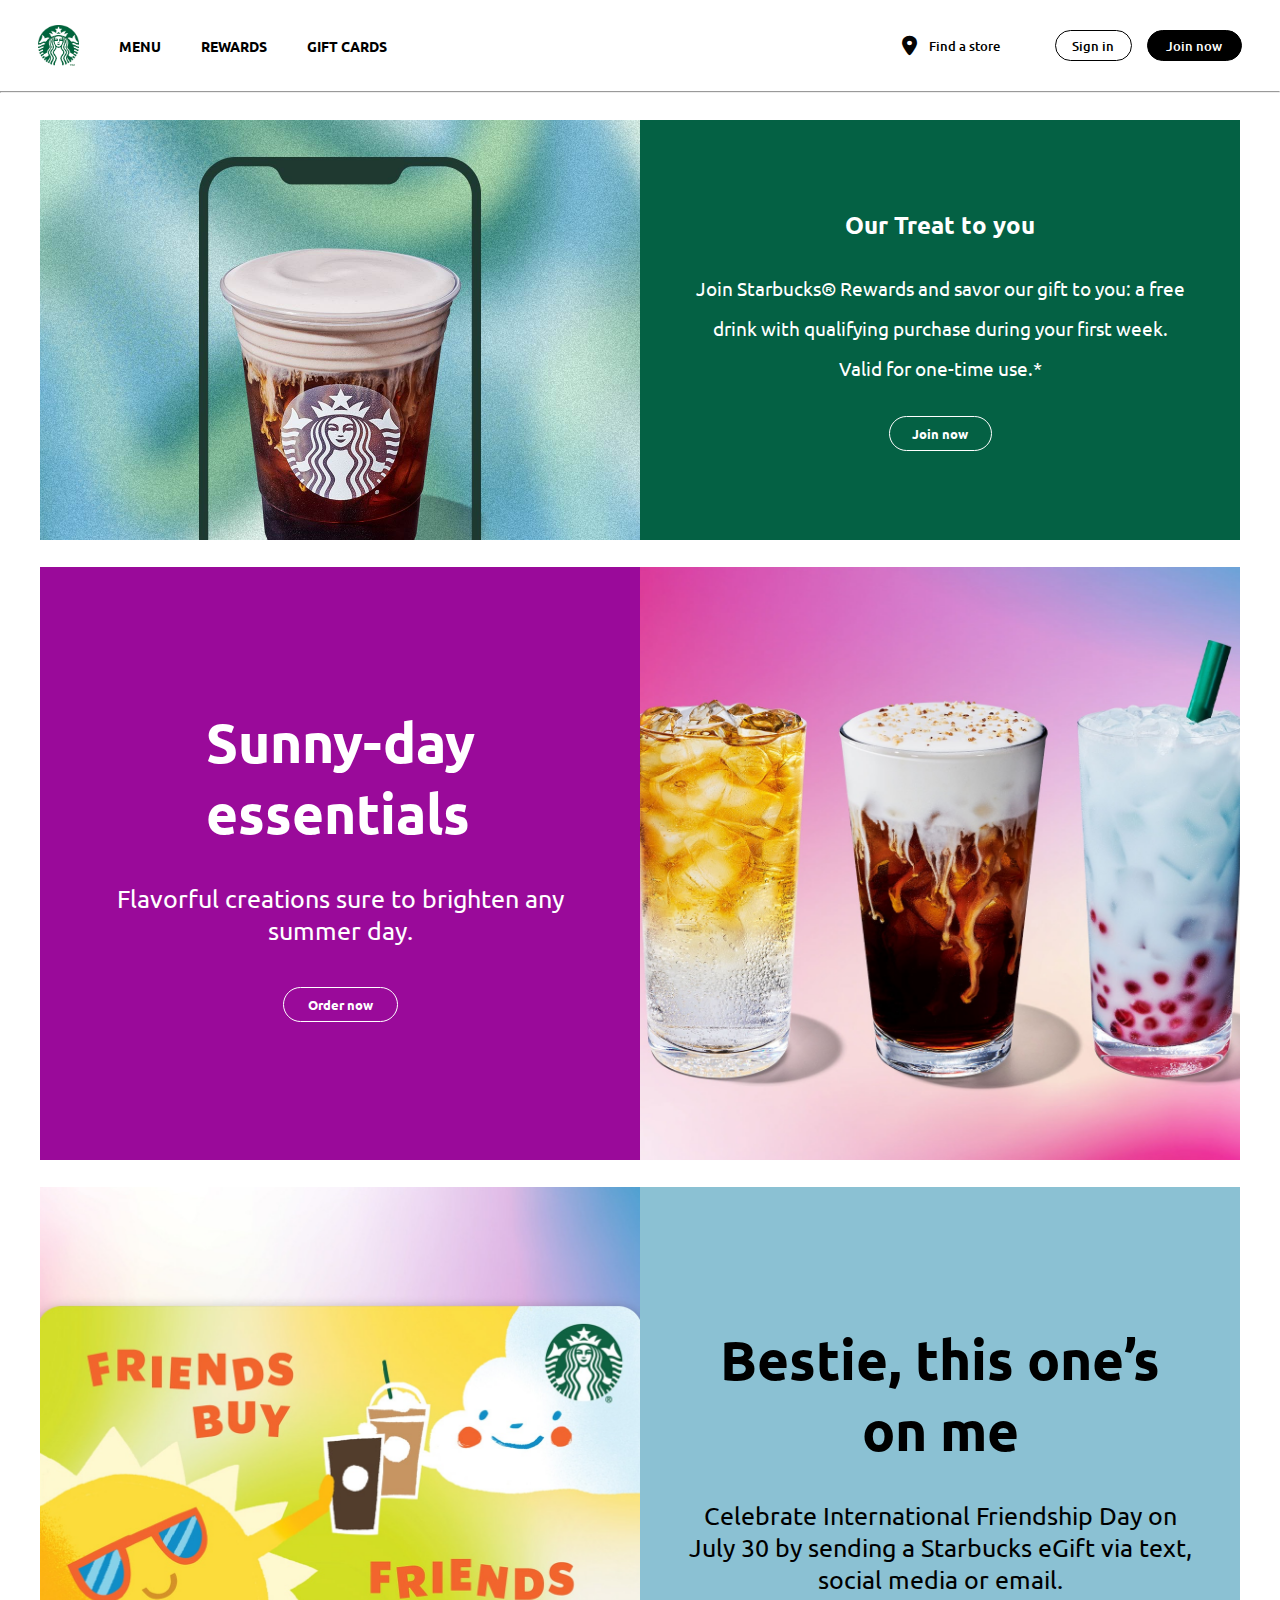
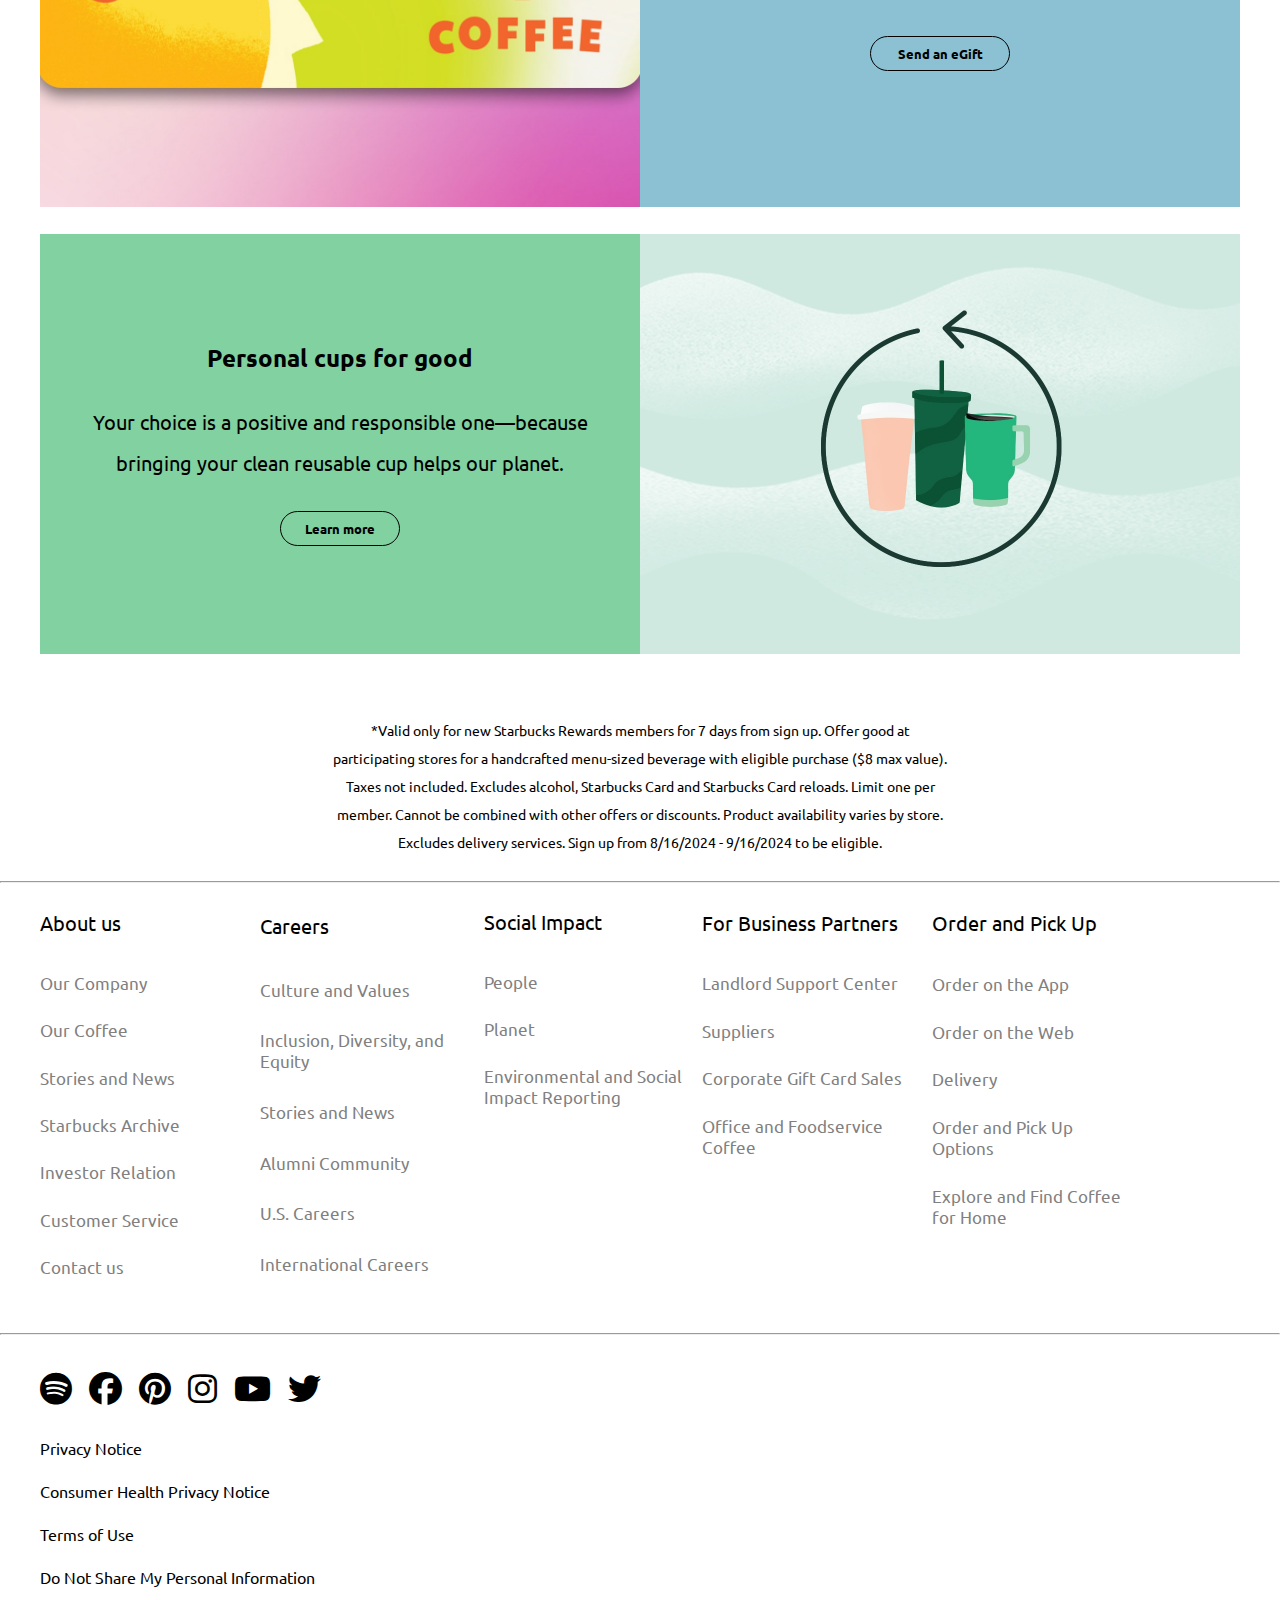
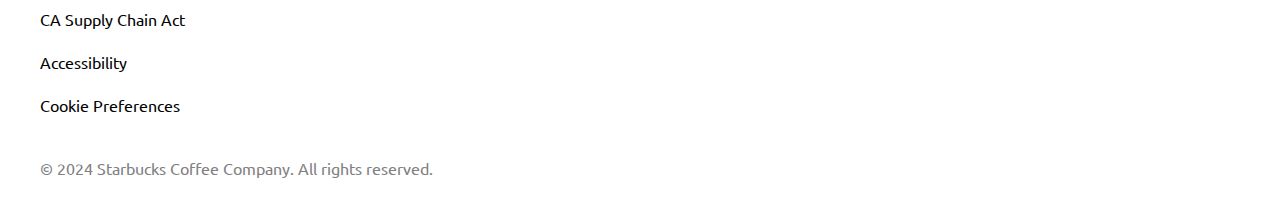
<file: index.html>
<!DOCTYPE html>
<html lang="en">

<head>
    <meta charset="UTF-8">
    <meta name="viewport" content="width=device-width, initial-scale=1.0">
    <title>Starbucks clone</title>
    <link rel="stylesheet" href="style.css">
    <link rel="preconnect" href="https://fonts.googleapis.com">
    <link rel="preconnect" href="https://fonts.gstatic.com" crossorigin>
    <link
        href="https://fonts.googleapis.com/css2?family=Alatsi&family=Noto+Sans+JP:wght@100..900&family=Outfit:wght@100..900&family=Poppins:ital,wght@0,100;0,200;0,300;0,400;0,500;0,600;0,700;0,800;0,900;1,100;1,200;1,300;1,400;1,500;1,600;1,700;1,800;1,900&family=Roboto:ital,wght@0,100;0,300;0,400;0,500;0,700;0,900;1,100;1,300;1,400;1,500;1,700;1,900&family=Ubuntu:ital,wght@0,300;0,400;0,500;0,700;1,300;1,400;1,500;1,700&display=swap"
        rel="stylesheet">
    <link rel="stylesheet" href="https://cdnjs.cloudflare.com/ajax/libs/font-awesome/6.6.0/css/all.min.css">
</head>

<body>
    <div class="maincontainer">
        <!-- navbar starts -->
        <div class="navbar">
            <div class="nav1">
                <img src="./download.png" alt="">
                <h3>MENU</h3>
                <h3>REWARDS</h3>
                <h3>GIFT CARDS</h3>
            </div>
            <div class="nav2">
                <span>
                    <i class="fa-solid fa-location-dot" style="color: #050505;"></i>
                    <h5>Find a store</h5>
                </span>
                <button>Sign in</button>
                <button id="jn">Join now</button>
                <i id="i1" class="fa-solid fa-bars" style="color: #000000;"></i>
            </div>
        </div>

        <!-- navbar done -->
        <hr>
        <!-- maincontent starts -->
        <div class="maincontent">
            <div class="bi1">
                <div class="i1"></div>
                <div class="i2">
                    <h2>Our Treat to you</h2>
                    <p>Join Starbucks® Rewards and savor our gift to you: a free</p>
                    <p2>drink with qualifying purchase during your first week.</p2>
                    <p3>Valid for one-time use.*</p3>
                    <p4>Join Starbucks® Rewards and savor our gift to you: a free drink with qualifying purchase during
                        your first week. Valid for one-time use.*</p4>
                    <button>Join now</button>
                </div>
            </div>

            <div class="bi2">
                <div class="i11">
                    <h1>Sunny-day <br> essentials</h1>
                    <p>Flavorful creations sure to brighten any <br>summer day.</p>
                    <button>Order now</button>
                </div>
                <div class="i22"></div>
            </div>

            <div class="bi3">
                <div class="i33"></div>
                <div class="i44">
                    <h1>Bestie, this one’s <br> on me</h1>
                    <p>Celebrate International Friendship Day on <br>July 30 by sending a Starbucks eGift via text,
                        <br>social media or email.
                    </p>
                    <button>Send an eGift</button>
                </div>
            </div>

            <div class="bi4">
                <div class="i55">
                    <h2>Personal cups for good</h2>
                    <p id="ioo">Your choice is a positive and responsible one—because</p>
                    <p2>bringing your clean reusable cup helps our planet.</p2>
                    <p3>Your choice is a positive and responsible one—because bringing your clean reusable cup helps our
                        planet.</p3>
                    <button>Learn more</button>
                </div>
                <div class="i66"></div>
            </div>

            <div class="bi5">
                <p>*Valid only for new Starbucks Rewards members for 7 days from sign up. Offer good at</p>
                <p2>participating stores for a handcrafted menu-sized beverage with eligible purchase ($8 max value).
                </p2>
                <p3>Taxes not included. Excludes alcohol, Starbucks Card and Starbucks Card reloads. Limit one per</p3>
                <p4>member. Cannot be combined with other offers or discounts. Product availability varies by store.
                </p4>
                <p5>Excludes delivery services. Sign up from 8/16/2024 - 9/16/2024 to be eligible.</p5>
                <p6>*Valid only for new Starbucks Rewards members for 7 days from sign up. Offer good at participating
                    stores for a handcrafted menu-sized beverage with eligible purchase ($8 max value). Taxes not
                    included. Excludes alcohol, Starbucks Card and Starbucks Card reloads. Limit one per member. Cannot
                    be combined with other offers or discounts. Product availability varies by store. Excludes delivery
                    services. Sign up from 8/16/2024 - 9/16/2024 to be eligible.</p6>
            </div>
        </div>
        <!-- maincontent ends -->

        <hr>

        <div class="endp1">
            <div class="line1">
                <p>About us</p>
                <a href="">Our Company</a>
                <a href="">Our Coffee</a>
                <a href="">Stories and News</a>
                <a href="">Starbucks Archive</a>
                <a href="">Investor Relation</a>
                <a href="">Customer Service</a>
                <a href="">Contact us</a>
            </div>

            <div class="line2">

                <p>Careers</p>
                <a href="">Culture and Values</a>
                <a href="">Inclusion, Diversity, and <br>Equity</a>
                <a href="">Stories and News</a>
                <a href="">Alumni Community</a>
                <a href="">U.S. Careers</a>
                <a href="">International Careers</a>
                <a href=""></a>
            </div>

            <div class="line3">

                <p>Social Impact</p>
                <a href="">People</a>
                <a href="">Planet</a>
                <a href="">Environmental and Social <br>Impact Reporting</a>
            </div>

            <div class="line4">
                <p>For Business Partners</p>
                <a href="">Landlord Support Center</a>
                <a href="">Suppliers</a>
                <a href="">Corporate Gift Card Sales</a>
                <a href="">Office and Foodservice <br>Coffee</a>
            </div>

            <div class="line5">
                <p>Order and Pick Up</p>
                <a href="">Order on the App</a>
                <a href="">Order on the Web</a>
                <a href="">Delivery</a>
                <a href="">Order and Pick Up <br>Options</a>
                <a href="">Explore and Find Coffee <br>for Home</a>
            </div>
        </div>
        <hr>
        <div class="endp2">
            <div class="iconpart">
                <i class="fa-brands fa-spotify" style="color: #000000;"></i>
                <i class="fa-brands fa-facebook" style="color: #000000;"></i>
                <i class="fa-brands fa-pinterest" style="color: #000000;"></i>
                <i class="fa-brands fa-instagram" style="color: #000000;"></i>
                <i class="fa-brands fa-youtube" style="color: #000000;"></i>
                <i class="fa-brands fa-twitter" style="color: #000000;"></i>
            </div>
            <div class="opn">
                <a href="">Privacy Notice</a>
                <a href="">Consumer Health Privacy Notice</a>
                <a href="">Terms of Use</a>
                <a href="">Do Not Share My Personal Information</a>
                <a href="">CA Supply Chain Act</a>
                <a href="">Accessibility</a>
                <a href="">Cookie Preferences</a>
                <p>© 2024 Starbucks Coffee Company. All rights reserved.</p>
            </div>
        </div>
    </div>
</body>

</html>
</file>
<file: style.css>
* {
    margin: 0;
    padding: 0;
    box-sizing: border-box;
    font-family: "Ubuntu", sans-serif;
}

.maincontainer {
    width: 100%;
    height: auto;
}

.navbar {
    height: 13.5%;
    width: 100%;
    display: flex;
    align-items: center;
    justify-content: center;
    padding-inline: 38px;
    margin-top: 25px;
    margin-bottom: 25px;
}

.nav1 {
    width: 40%;
    height: auto;
    display: flex;
    align-items: center;
    justify-content: start;
    gap: 40px;
}

.nav1 h3 {
    font-size: 13.5px;
}

.nav1 img {
    width: 8.5%;
}

.nav2 {
    width: 60%;
    height: auto;
    display: flex;
    align-items: center;
    justify-content: end;
    gap: 15px;
}

.nav2 h5 {
    font-weight: 500;
}

.nav2 button {
    height: 31px;
    width: 77px;
    border-radius: 20px;
    border: 1px solid black;
    background-color: white;
    font-weight: 500;
}

#i1 {
    display: none;
}

#jn {
    background-color: black;
    color: white;
    width: 95px;
}

.nav2 span {
    display: flex;
    align-items: center;
    justify-content: center;
    margin-right: 40px;/
}

.nav2 span i {
    width: 27px;
    font-size: 20px;
}

.nav1 h3:hover {
    color: darkgreen;
}

.nav2 span:hover {
    color: darkgreen;
}

.maincontent {
    height: auto;
    width: 100%;
    display: flex;
    align-items: center;
    justify-content: center;
    padding-top: 27px;
    flex-direction: column;
    padding-inline: 40px;
}

.bi1 {
    height: 420px;
    width: 100%;
    margin-bottom: 27px;
    display: flex;

}

.i1 {
    height: 100%;
    width: 50%;
    background-image: url(./137-93215.jpg);
    background-size: cover;
    background-position: center;
}

.i2 {
    height: 100%;
    width: 50%;
    background-color: rgb(4, 97, 68);
    color: white;
    display: flex;
    align-items: center;
    justify-content: center;
    flex-direction: column;
    gap: 15px;
}

.i2 p {
    font-size: larger;
    margin-top: 20px;
}

.i2 p2 {
    font-size: larger;
}

.i2 p3 {
    font-size: larger;
}

.i2 p4 {
    display: none;
}

.i2 button {
    width: 103px;
    height: 35px;
    border-radius: 20px;
    background-color: transparent;
    color: white;
    border: 1px solid white;
    font-weight: 1000;
    margin-top: 20px;
}

.bi2 {
    height: 620px;
    width: 100%;
    display: flex;
    padding-bottom: 27px;
}

.i11 {
    height: 100%;
    width: 50%;
    background-color: rgb(154, 10, 154);
    color: white;
    display: flex;
    align-items: center;
    justify-content: center;
    flex-direction: column;
}

.i11 h1 {
    font-size: 55px;
}

.i11 p {
    font-size: 25px;
    text-align: center;
    margin-bottom: 20px;
    margin-top: 35px;
}

.i11 button {
    width: 115px;
    height: 35px;
    border-radius: 20px;
    background-color: transparent;
    color: white;
    border: 1px solid white;
    font-weight: 1000;
    margin-top: 20px
}

.i22 {
    height: 100%;
    width: 50%;
    background-image: url(./137-93232.jpg);
    background-position: center;
    background-size: cover;
}

.bi3 {
    height: 620px;
    width: 100%;
    display: flex;
    margin-bottom: 27px;
}

.i33 {
    height: 100%;
    width: 50%;
    background-image: url(./137-93386.jpg);
    background-size: cover;
    background-position: center;
}

.i44 {
    height: 100%;
    width: 50%;
    background-color: rgb(139, 193, 211);
    color: black;
    display: flex;
    align-items: center;
    justify-content: center;
    flex-direction: column;
}

.i44 button {
    width: 140px;
    height: 35px;
    border-radius: 20px;
    background-color: transparent;
    color: rgb(0, 0, 0);
    border: 1px solid rgb(0, 0, 0);
    font-weight: 1000;
    margin-top: 20px
}

.i44 h1 {
    text-align: center;
    font-size: 55px;
}

.i44 p {
    font-size: 25px;
    text-align: center;
    margin-bottom: 20px;
    margin-top: 35px;
}

.bi4 {
    height: 420px;
    width: 100%;
    display: flex;
    margin-bottom: 27px;
}

.i55 {
    height: 100%;
    width: 50%;
    display: flex;
    align-items: center;
    justify-content: center;
    flex-direction: column;
    gap: 15px;
    background-color: rgb(130, 209, 161);
}

.i55 button {
    width: 120px;
    height: 35px;
    border-radius: 20px;
    background-color: transparent;
    color: rgb(0, 0, 0);
    border: 1px solid rgb(0, 0, 0);
    font-weight: 1000;
    margin-top: 20px;
}

.i55 p {
    margin-top: 20px;
    font-size: 20px;
}

.i55 p2 {
    font-size: 20px;
}

.i55 p3 {
    display: none;
}

.i66 {
    height: 100%;
    width: 50%;
    background-image: url(./137-93234.jpg);
    background-size: cover;
    background-position: center;
}

.bi5 {
    height: 200px;
    width: 100%;
    display: flex;
    align-items: center;
    justify-content: center;
    flex-direction: column;
    gap: 10px;
}

.bi5 p {
    font-size: 14px;
    margin-top: 10px;
}

.bi5 p2 {
    font-size: 14px;
}

.bi5 p3 {
    font-size: 14px;
}

.bi5 p4 {
    font-size: 14px;
}

.bi5 p5 {
    font-size: 14px;
}
.bi5 p6 {
    display: none;
}

.nav2 button:hover {
    background-color: rgb(208, 201, 201);
}

#jn:hover {
    background-color: rgb(107, 100, 100);
}

.endp1 {
    width: 100%;
    height: 450px;
    display: flex;
}

.line1 {
    height: 100%;
    width: auto;
    display: flex;
    align-items: start;
    justify-content: space-evenly;
    flex-direction: column;
    padding-inline: 40px;
    padding-bottom: 30px;
}

.line1 p {
    font-size: 20px;
    margin-bottom: 10px;
}

.line1 a {
    color: gray;
    text-decoration: none;
    font-size: 17px;
}

.line2 {
    height: 100%;
    width: auto;
    display: flex;
    align-items: start;
    justify-content: space-evenly;
    flex-direction: column;
    padding-inline: 40px;
}

.line2 p {
    font-size: 20px;
    margin-bottom: 10px;
}

.line2 a {
    color: gray;
    text-decoration: none;
    font-size: 17px;
}



.line3 {
    height: 100%;
    width: auto;
    display: flex;
    align-items: start;
    justify-content: space-evenly;
    flex-direction: column;
    padding-bottom: 200px;
}

.line3 p {
    font-size: 20px;
    margin-bottom: 10px;
}

.line3 a {
    color: gray;
    text-decoration: none;
    font-size: 17px;
}



.line4 {
    height: 100%;
    width: auto;
    display: flex;
    align-items: start;
    justify-content: space-evenly;
    flex-direction: column;
    padding-inline: 20px;
    padding-bottom: 150px;
}

.line4 p {
    font-size: 20px;
    margin-bottom: 10px;
}

.line4 a {
    color: gray;
    text-decoration: none;
    font-size: 17px;
}



.line5 {
    height: 100%;
    width: auto;
    display: flex;
    align-items: start;
    justify-content: space-evenly;
    flex-direction: column;
    padding-inline: 10px;
    padding-bottom: 80px;
}

.line5 p {
    font-size: 20px;
    margin-bottom: 10px;
}

.line5 a {
    color: gray;
    text-decoration: none;
    font-size: 17px;
}

.line1 a:hover {
    color: black;
}

.line2 a:hover {
    color: black;
}

.line3 a:hover {
    color: black;
}

.line4 a:hover {
    color: black;
}

.line5 a:hover {
    color: black;
}

.endp2 {
    height: 485px;
    width: 100%;
}

.iconpart {
    width: 100%;
    height: 80px;
    display: flex;
    align-items: end;
    padding-inline: 40px;
    font-size: 33px;
    padding-bottom: 10px;
    gap: 17px;
}

.opn {
    width: 100%;
    height: 405px;
    display: flex;
    align-items: start;
    flex-direction: column;
    padding-inline: 40px;
    justify-content: space-evenly;
    padding-bottom: 20px;
}

.opn p {
    margin-top: 20px;
    color: gray;
}

.opn a {
    text-decoration: none;
    color: black;
}

.opn a:hover{
    text-decoration: underline;
}

@media (max-width: 768px) {
    .maincontainer {
        width: 100%;
        height: auto;
    }

    .navbar {
        padding-inline: 15px;
        margin-top: 15px;
        margin-bottom: 15px;
    }

    .nav1 h3 {
        display: none;
    }

    .nav1 img {
        width: 13.5%;
    }

    .nav2 span {
        display: none;
    }

    .nav2 button {
        display: none;
    }

    #i1 {
        display: inline;
        font-size: 1.3em;
        margin-right: 15px;
    }

    .maincontent {
        height: auto;
        width: 100%;
        padding-inline: 0;
    }

    .bi1 {
        height: auto;
        flex-direction: column;
    }

    .i1 {
        width: auto;
        height: 450px;
    }

    .i2 {
        width: auto;
        height: 245px;
    }

    .i2 p {
        display: none;
    }

    .i2 p2 {
        display: none;
    }

    .i2 p3 {
        display: none;
    }

    .i2 p4 {
        display: inline;
        text-align: center;
        margin-top: 20px;
    }

    .bi2 {
        height: auto;
        flex-direction: column;
    }

    .bi2 br {
        display: none;
    }

    .i11 {
        width: auto;
        height: 250px;
    }

    .i11 h1 {
        font-size: 2em;
    }

    .i22 {
        width: auto;
        height: 650px;
    }

    .bi3 {
        height: auto;
        flex-direction: column;
    }

    .i33 {
        width: auto;
        height: 650px;
    }

    .i44 {
        height: 250px;
        width: auto;

    }

    .i44 br {
        display: none;
    }

    .i44 h1 {
        font-size: 2em;
    }

    .bi4 {
        height: auto;
        flex-direction: column;
    }

    .i55 {
        width: auto;
        height: 245px;
    }

    .i55 p {
        display: none;
    }

    .i55 p2 {
        display: none;
    }

    .i55 p3 {
        display: inline;
        text-align: center;
        margin-top: 20px;
    }

    .i66 {
        width: auto;
        height: 450px;
    }

    .endp1 {
        display: none;
    }
}

@media (max-width: 480px) {
.nav1 img{
    width: 20%;
}

    .i1{
        height: 300px;
    }

    .i2{
        padding-inline: 20px;
    }
.i22{
    width: auto;
    height: 420px;
}
    .i33{
        width: auto;
        height: 420px;
    }

    .i44{
        height: 280px;
        padding-inline: 20px;
    }

    .i44 h1{
        font-size: 1.8em;
    }
    .i44 p{
        font-size: 1.5em;
    }

    .i66{
        width: auto;
        height: 300px;
    }
    .bi5{
      padding-inline: 20px;
    }
    .bi5 p{
        display: none;
    }
    .bi5 p2{
        display: none;
    }
    .bi5 p3{
        display: none;
    }
    .bi5 p4{
        display: none;
    }
    .bi5 p5{
        display: none;
    }
    .bi5 p6{
        display: inline;
        text-align: center;
        font-size: 14px;
    }
}
</file>
